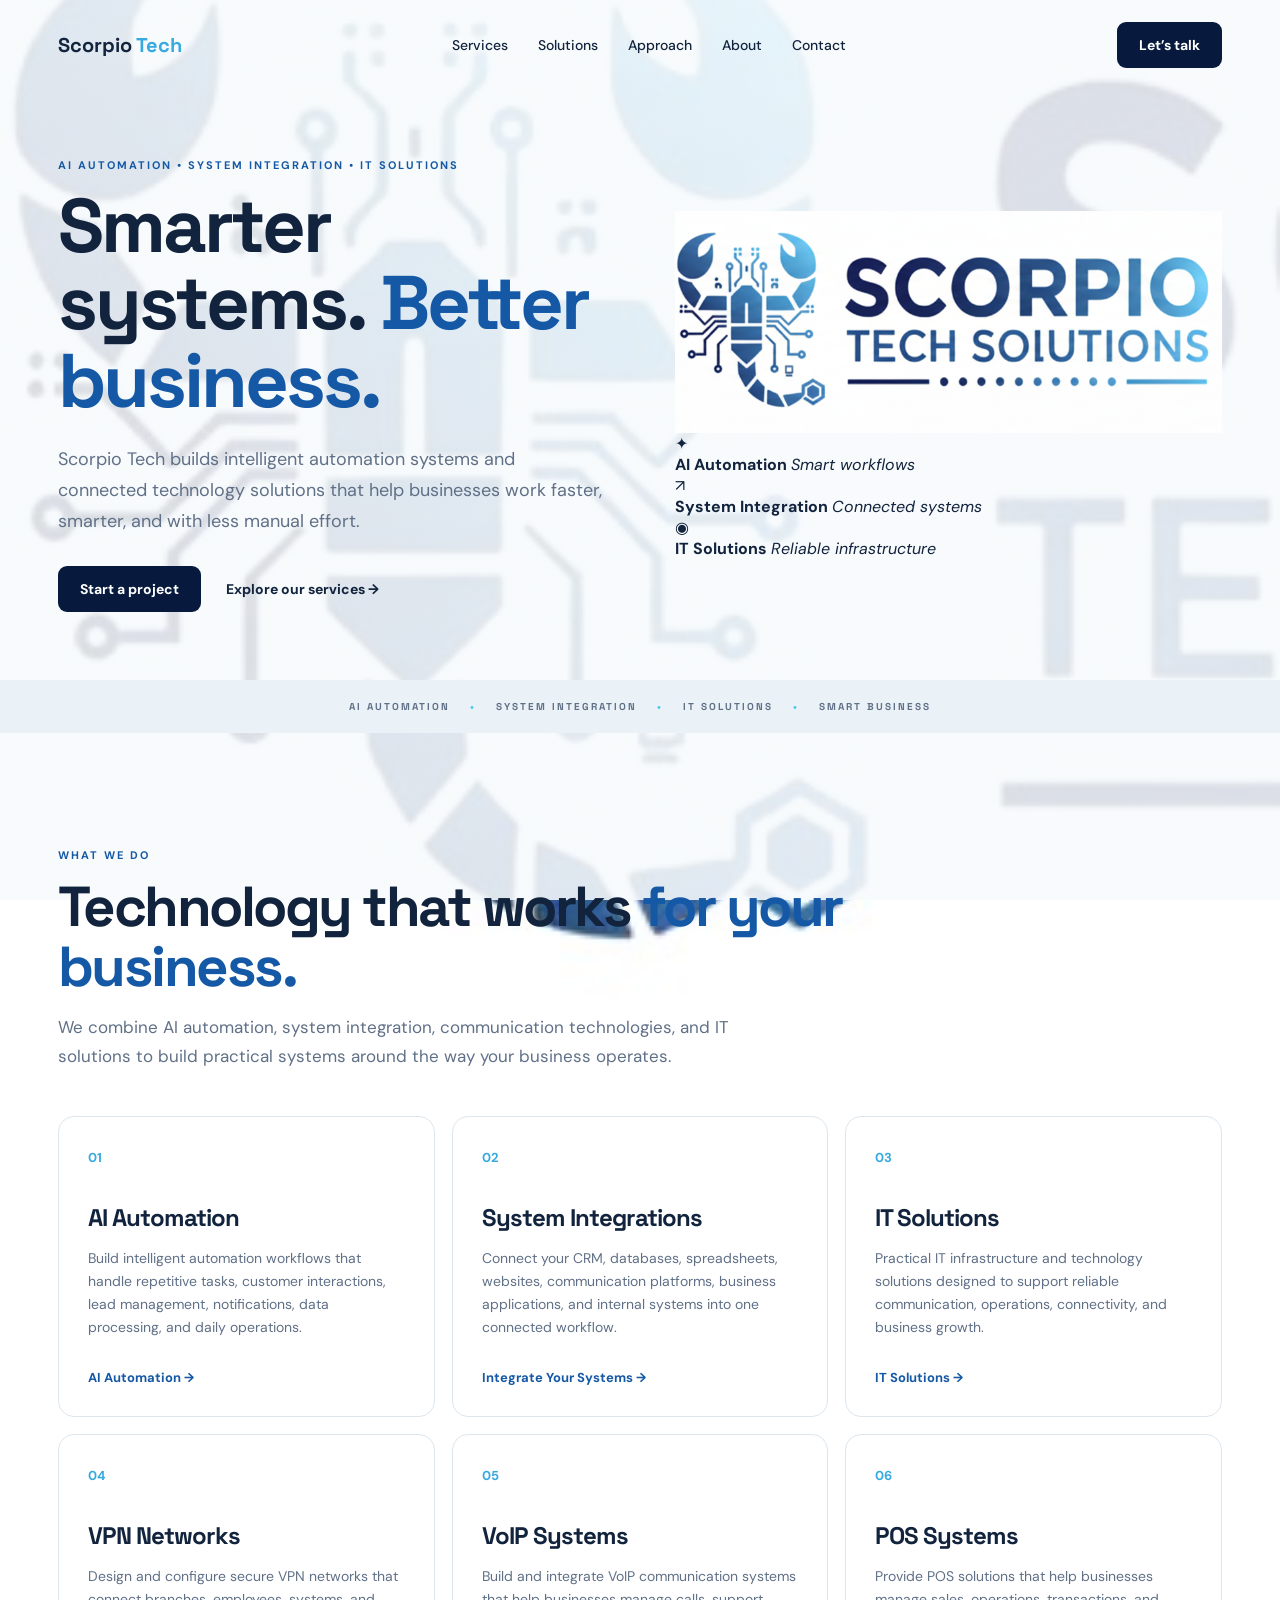
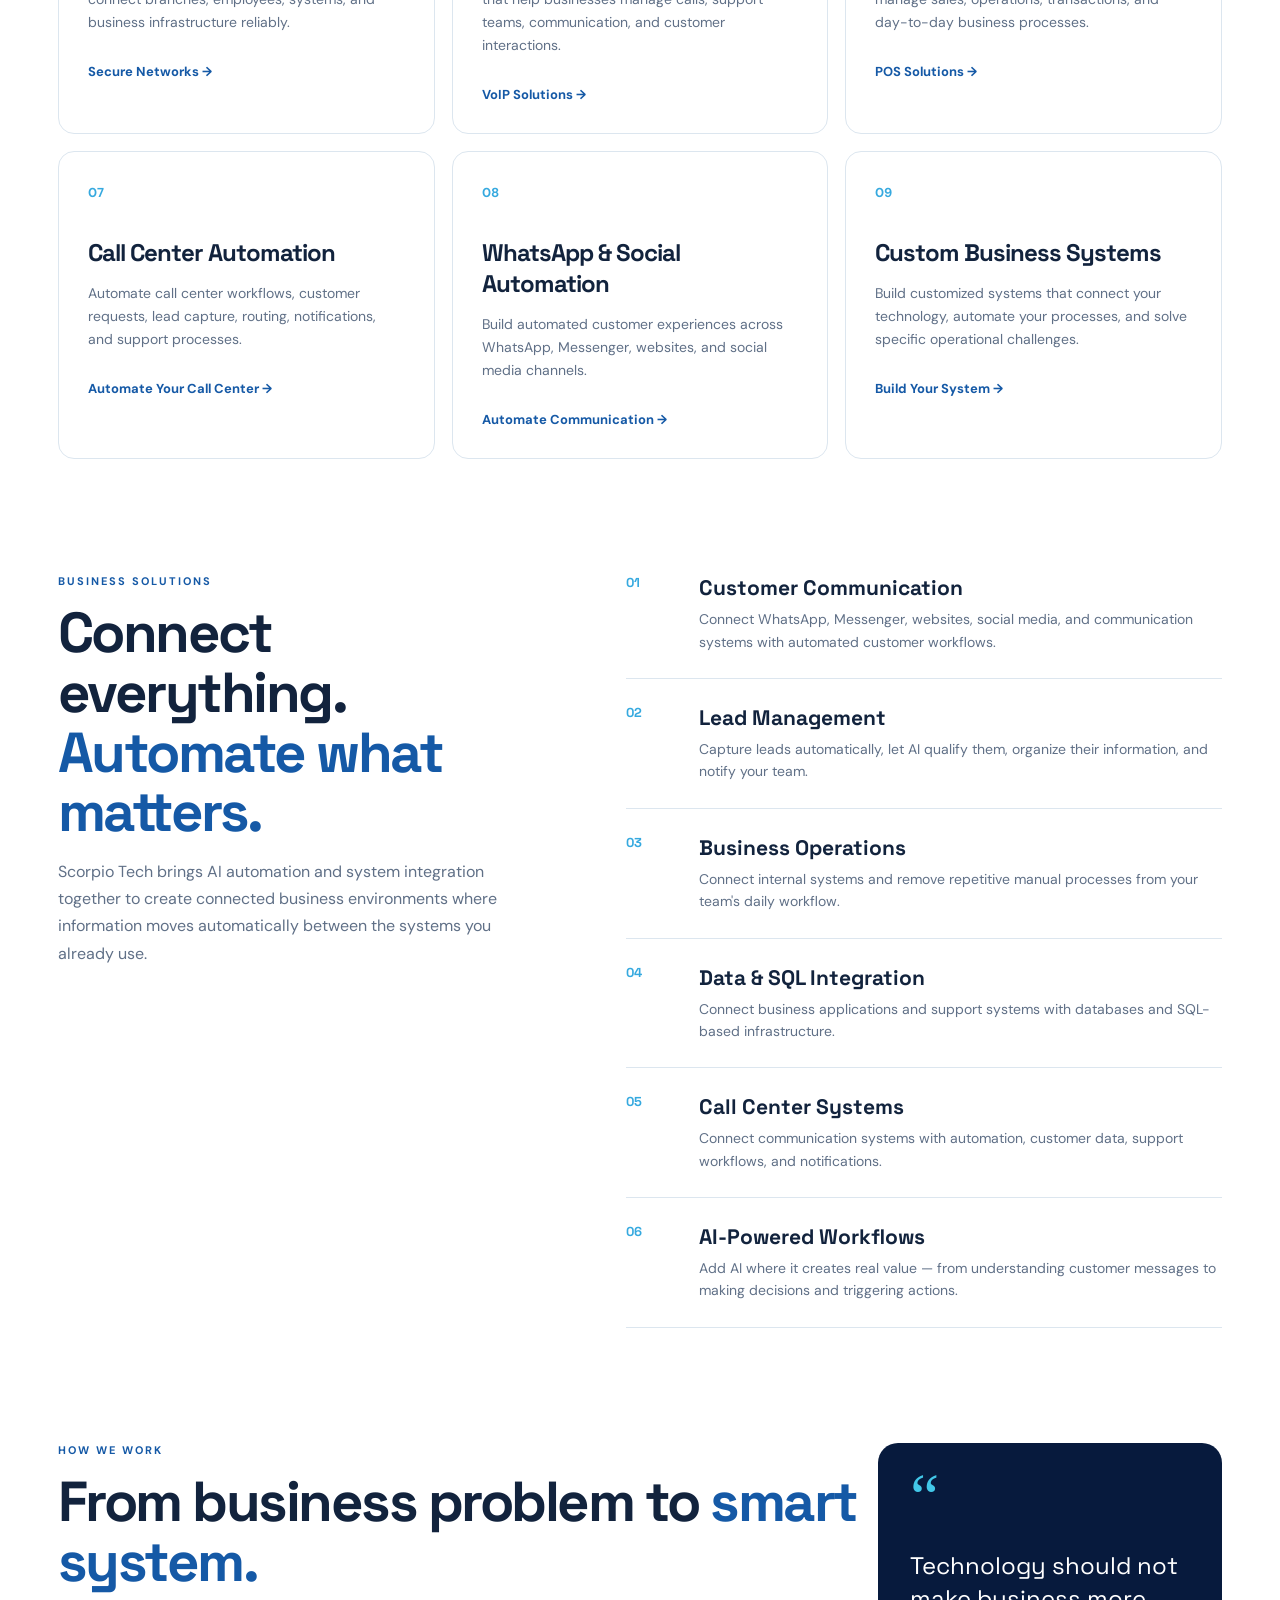
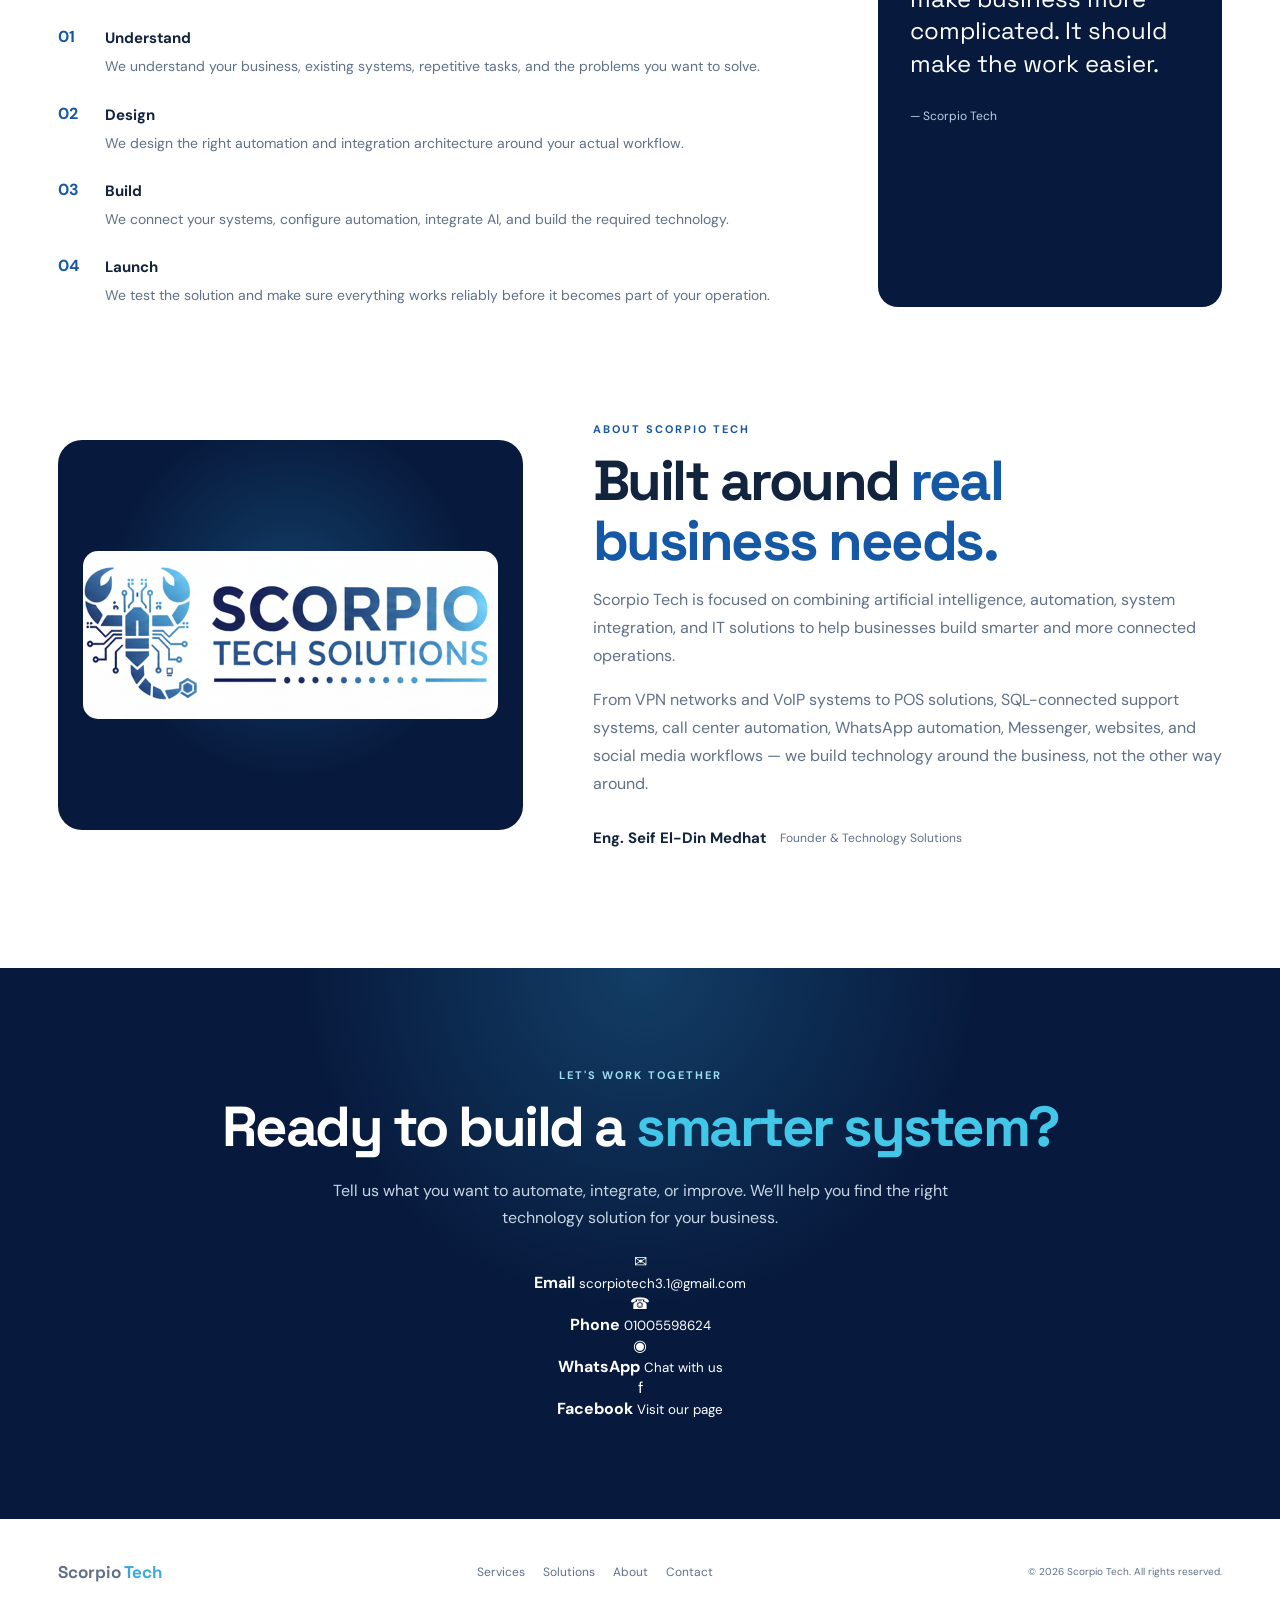
<file: index.html>
<!doctype html>
<html lang="en">

<head>
  <meta charset="UTF-8">
  <meta name="viewport" content="width=device-width, initial-scale=1.0">

  <meta
    name="description"
    content="Scorpio Tech provides AI automation, system integrations, IT solutions, VPN networks, VoIP systems, POS solutions, and intelligent business automation."
  >

  <meta name="theme-color" content="#071b3a">

  <title>Scorpio Tech | AI Automation & IT Solutions</title>

  <link rel="preconnect" href="https://fonts.googleapis.com">
  <link rel="preconnect" href="https://fonts.gstatic.com" crossorigin>

  <link
    href="https://fonts.googleapis.com/css2?family=DM+Sans:wght@400;500;600;700&family=Space+Grotesk:wght@500;600;700&display=swap"
    rel="stylesheet"
  >

  <link rel="stylesheet" href="styles.css">
</head>


<body class="site-background">


<!-- ================= HEADER ================= -->

<header>

  <a class="brand" href="#top">

    <span>
      Scorpio <i>Tech</i>
    </span>

  </a>


  <nav>

    <a href="#services">Services</a>
    <a href="#solutions">Solutions</a>
    <a href="#approach">Approach</a>
    <a href="#about">About</a>
    <a href="#contact">Contact</a>

  </nav>


  <a class="button" href="#contact">
    Let’s talk
  </a>

</header>


<main id="top">


<!-- ================= HERO ================= -->

<section class="hero">

  <div class="hero-content">

    <p class="eyebrow">
      AI AUTOMATION • SYSTEM INTEGRATION • IT SOLUTIONS
    </p>


    <h1>
      Smarter systems.
      <i>Better business.</i>
    </h1>


    <p class="hero-text">
      Scorpio Tech builds intelligent automation systems and connected
      technology solutions that help businesses work faster, smarter,
      and with less manual effort.
    </p>


    <div class="hero-buttons">

      <a class="button" href="#contact">
        Start a project
      </a>

      <a class="text-link" href="#services">
        Explore our services →
      </a>

    </div>

  </div>


  <!-- HERO VISUAL -->

  <div class="hero-visual">

    <div class="logo-card">

      <img
        src="ScorpioTech.jpg"
        alt="Scorpio Tech"
      >

    </div>


    <div class="tech-card card-one">

      <span>✦</span>

      <div>
        <b>AI Automation</b>
        <em>Smart workflows</em>
      </div>

    </div>


    <div class="tech-card card-two">

      <span>↗</span>

      <div>
        <b>System Integration</b>
        <em>Connected systems</em>
      </div>

    </div>


    <div class="tech-card card-three">

      <span>◉</span>

      <div>
        <b>IT Solutions</b>
        <em>Reliable infrastructure</em>
      </div>

    </div>

  </div>

</section>


<!-- ================= TRUST BAR ================= -->

<section class="bar">

  <span>AI AUTOMATION</span>

  <b>•</b>

  <span>SYSTEM INTEGRATION</span>

  <b>•</b>

  <span>IT SOLUTIONS</span>

  <b>•</b>

  <span>SMART BUSINESS</span>

</section>


<!-- ================= SERVICES ================= -->

<section id="services">

  <p class="eyebrow">
    WHAT WE DO
  </p>


  <h2>
    Technology that works
    <i>for your business.</i>
  </h2>


  <p class="intro">
    We combine AI automation, system integration, communication
    technologies, and IT solutions to build practical systems
    around the way your business operates.
  </p>


  <div class="cards">


    <article>

      <b>01</b>

      <h3>AI Automation</h3>

      <p>
        Build intelligent automation workflows that handle repetitive
        tasks, customer interactions, lead management, notifications,
        data processing, and daily operations.
      </p>

      <span class="card-link">
        AI Automation →
      </span>

    </article>


    <article>

      <b>02</b>

      <h3>System Integrations</h3>

      <p>
        Connect your CRM, databases, spreadsheets, websites,
        communication platforms, business applications, and internal
        systems into one connected workflow.
      </p>

      <span class="card-link">
        Integrate Your Systems →
      </span>

    </article>


    <article>

      <b>03</b>

      <h3>IT Solutions</h3>

      <p>
        Practical IT infrastructure and technology solutions designed
        to support reliable communication, operations, connectivity,
        and business growth.
      </p>

      <span class="card-link">
        IT Solutions →
      </span>

    </article>


    <article>

      <b>04</b>

      <h3>VPN Networks</h3>

      <p>
        Design and configure secure VPN networks that connect branches,
        employees, systems, and business infrastructure reliably.
      </p>

      <span class="card-link">
        Secure Networks →
      </span>

    </article>


    <article>

      <b>05</b>

      <h3>VoIP Systems</h3>

      <p>
        Build and integrate VoIP communication systems that help
        businesses manage calls, support teams, communication,
        and customer interactions.
      </p>

      <span class="card-link">
        VoIP Solutions →
      </span>

    </article>


    <article>

      <b>06</b>

      <h3>POS Systems</h3>

      <p>
        Provide POS solutions that help businesses manage sales,
        operations, transactions, and day-to-day business processes.
      </p>

      <span class="card-link">
        POS Solutions →
      </span>

    </article>


    <article>

      <b>07</b>

      <h3>Call Center Automation</h3>

      <p>
        Automate call center workflows, customer requests,
        lead capture, routing, notifications, and support processes.
      </p>

      <span class="card-link">
        Automate Your Call Center →
      </span>

    </article>


    <article>

      <b>08</b>

      <h3>WhatsApp & Social Automation</h3>

      <p>
        Build automated customer experiences across WhatsApp,
        Messenger, websites, and social media channels.
      </p>

      <span class="card-link">
        Automate Communication →
      </span>

    </article>


    <article>

      <b>09</b>

      <h3>Custom Business Systems</h3>

      <p>
        Build customized systems that connect your technology,
        automate your processes, and solve specific operational
        challenges.
      </p>

      <span class="card-link">
        Build Your System →
      </span>

    </article>


  </div>

</section>


<!-- ================= SOLUTIONS ================= -->

<section class="solutions" id="solutions">

  <div class="solutions-intro">

    <p class="eyebrow">
      BUSINESS SOLUTIONS
    </p>


    <h2>
      Connect everything.
      <i>Automate what matters.</i>
    </h2>


    <p>
      Scorpio Tech brings AI automation and system integration
      together to create connected business environments where
      information moves automatically between the systems you
      already use.
    </p>

  </div>


  <div class="solution-list">


    <article>

      <span>01</span>

      <div>

        <h3>Customer Communication</h3>

        <p>
          Connect WhatsApp, Messenger, websites, social media,
          and communication systems with automated customer workflows.
        </p>

      </div>

    </article>


    <article>

      <span>02</span>

      <div>

        <h3>Lead Management</h3>

        <p>
          Capture leads automatically, let AI qualify them,
          organize their information, and notify your team.
        </p>

      </div>

    </article>


    <article>

      <span>03</span>

      <div>

        <h3>Business Operations</h3>

        <p>
          Connect internal systems and remove repetitive manual
          processes from your team's daily workflow.
        </p>

      </div>

    </article>


    <article>

      <span>04</span>

      <div>

        <h3>Data & SQL Integration</h3>

        <p>
          Connect business applications and support systems
          with databases and SQL-based infrastructure.
        </p>

      </div>

    </article>


    <article>

      <span>05</span>

      <div>

        <h3>Call Center Systems</h3>

        <p>
          Connect communication systems with automation,
          customer data, support workflows, and notifications.
        </p>

      </div>

    </article>


    <article>

      <span>06</span>

      <div>

        <h3>AI-Powered Workflows</h3>

        <p>
          Add AI where it creates real value — from understanding
          customer messages to making decisions and triggering actions.
        </p>

      </div>

    </article>


  </div>

</section>


<!-- ================= APPROACH ================= -->

<section class="approach" id="approach">

  <div>

    <p class="eyebrow">
      HOW WE WORK
    </p>


    <h2>
      From business problem
      to <i>smart system.</i>
    </h2>


    <ol>


      <li>

        <b>01</b>

        <span>

          <strong>Understand</strong>

          We understand your business, existing systems,
          repetitive tasks, and the problems you want to solve.

        </span>

      </li>


      <li>

        <b>02</b>

        <span>

          <strong>Design</strong>

          We design the right automation and integration
          architecture around your actual workflow.

        </span>

      </li>


      <li>

        <b>03</b>

        <span>

          <strong>Build</strong>

          We connect your systems, configure automation,
          integrate AI, and build the required technology.

        </span>

      </li>


      <li>

        <b>04</b>

        <span>

          <strong>Launch</strong>

          We test the solution and make sure everything
          works reliably before it becomes part of your operation.

        </span>

      </li>


    </ol>

  </div>


  <aside>

    <div class="quote-mark">
      “
    </div>

    <p>
      Technology should not make business more complicated.
      It should make the work easier.
    </p>

    <small>
      — Scorpio Tech
    </small>

  </aside>

</section>


<!-- ================= ABOUT ================= -->

<section class="about" id="about">

  <div class="about-image">

    <img
      src="ScorpioTech.jpg"
      alt="Scorpio Tech"
    >

  </div>


  <div class="about-content">

    <p class="eyebrow">
      ABOUT SCORPIO TECH
    </p>


    <h2>
      Built around
      <i>real business needs.</i>
    </h2>


    <p>
      Scorpio Tech is focused on combining artificial intelligence,
      automation, system integration, and IT solutions to help
      businesses build smarter and more connected operations.
    </p>


    <p>
      From VPN networks and VoIP systems to POS solutions,
      SQL-connected support systems, call center automation,
      WhatsApp automation, Messenger, websites, and social media
      workflows — we build technology around the business,
      not the other way around.
    </p>


    <div class="founder">

      <strong>
        Eng. Seif El-Din Medhat
      </strong>

      <span>
        Founder & Technology Solutions
      </span>

    </div>

  </div>

</section>


<!-- ================= CONTACT ================= -->

<section class="contact" id="contact">

  <p class="eyebrow">
    LET'S WORK TOGETHER
  </p>


  <h2>
    Ready to build a
    <i>smarter system?</i>
  </h2>


  <p>
    Tell us what you want to automate, integrate, or improve.
    We’ll help you find the right technology solution for your business.
  </p>


  <div class="contact-grid">


    <a
      class="contact-card"
      href="mailto:scorpiotech3.1@gmail.com"
    >

      <span>✉</span>

      <div>

        <strong>Email</strong>

        <small>
          scorpiotech3.1@gmail.com
        </small>

      </div>

    </a>


    <a
      class="contact-card"
      href="tel:+201005598624"
    >

      <span>☎</span>

      <div>

        <strong>Phone</strong>

        <small>
          01005598624
        </small>

      </div>

    </a>


    <a
      class="contact-card"
      href="https://wa.me/201005598624"
      target="_blank"
      rel="noopener"
    >

      <span>◉</span>

      <div>

        <strong>WhatsApp</strong>

        <small>
          Chat with us
        </small>

      </div>

    </a>


    <a
      class="contact-card"
      href="https://www.facebook.com/profile.php?id=61590772502578"
      target="_blank"
      rel="noopener"
    >

      <span>f</span>

      <div>

        <strong>Facebook</strong>

        <small>
          Visit our page
        </small>

      </div>

    </a>


  </div>

</section>


</main>


<!-- ================= FOOTER ================= -->

<footer>


  <a class="brand" href="#top">

    <span>
      Scorpio <i>Tech</i>
    </span>

  </a>


  <div class="footer-links">

    <a href="#services">
      Services
    </a>

    <a href="#solutions">
      Solutions
    </a>

    <a href="#about">
      About
    </a>

    <a href="#contact">
      Contact
    </a>

  </div>


  <small>
    © 2026 Scorpio Tech. All rights reserved.
  </small>


</footer>


</body>
</html>
</file>
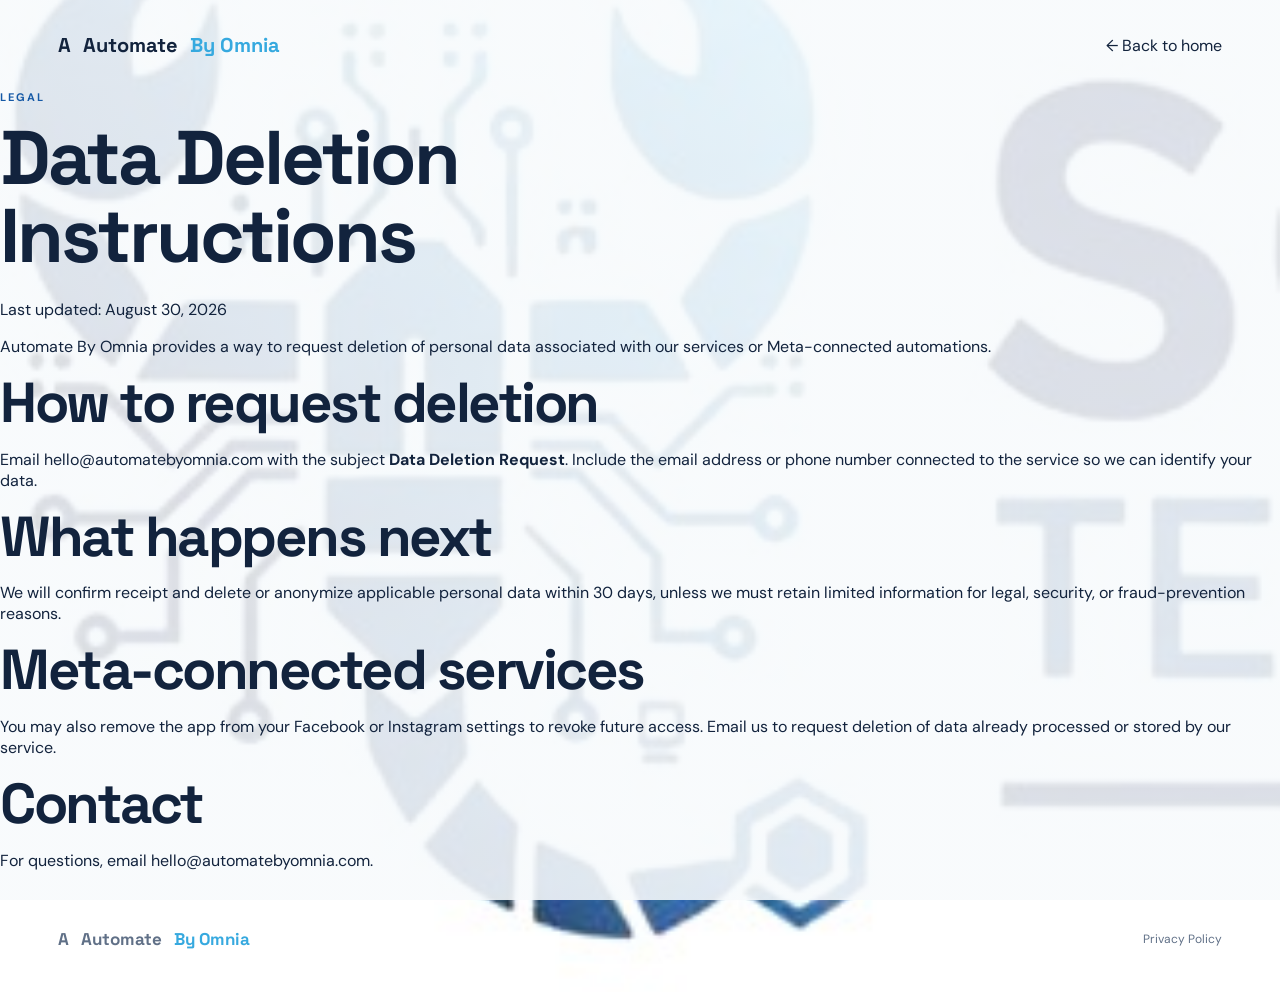
<file: data-deletion.html>
<!doctype html><html lang="en"><head><meta charset="UTF-8"><meta name="viewport" content="width=device-width,initial-scale=1.0"><title>Data Deletion | Automate By Omnia</title><link href="https://fonts.googleapis.com/css2?family=DM+Sans:wght@400;500;600;700&family=Space+Grotesk:wght@500;600;700&display=swap" rel="stylesheet"><link rel="stylesheet" href="styles.css"></head><body><header><a class="brand" href="index.html"><b>A</b>Automate <i>By Omnia</i></a><a href="index.html">← Back to home</a></header><main class="policy"><p class="eyebrow">LEGAL</p><h1>Data Deletion Instructions</h1><p>Last updated: August 30, 2026</p><p>Automate By Omnia provides a way to request deletion of personal data associated with our services or Meta-connected automations.</p><h2>How to request deletion</h2><p>Email <a href="mailto:hello@automatebyomnia.com?subject=Data%20Deletion%20Request">hello@automatebyomnia.com</a> with the subject <strong>Data Deletion Request</strong>. Include the email address or phone number connected to the service so we can identify your data.</p><h2>What happens next</h2><p>We will confirm receipt and delete or anonymize applicable personal data within 30 days, unless we must retain limited information for legal, security, or fraud-prevention reasons.</p><h2>Meta-connected services</h2><p>You may also remove the app from your Facebook or Instagram settings to revoke future access. Email us to request deletion of data already processed or stored by our service.</p><h2>Contact</h2><p>For questions, email <a href="mailto:hello@automatebyomnia.com">hello@automatebyomnia.com</a>.</p></main><footer><a class="brand" href="index.html"><b>A</b>Automate <i>By Omnia</i></a><span><a href="privacy-policy.html">Privacy Policy</a></span></footer></body></html>
</file>
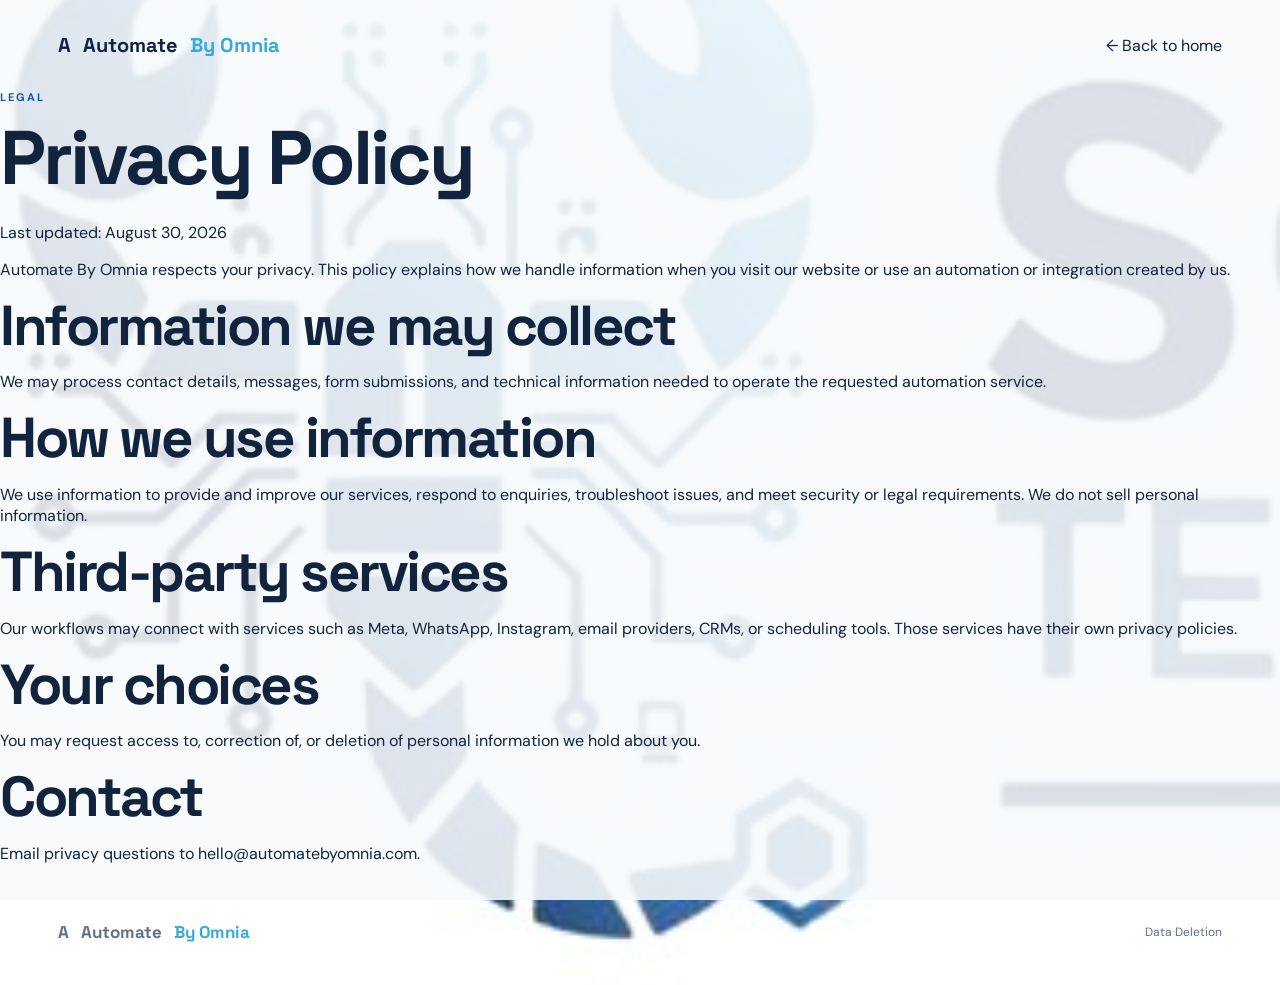
<file: privacy-policy.html>
<!doctype html><html lang="en"><head><meta charset="UTF-8"><meta name="viewport" content="width=device-width,initial-scale=1.0"><title>Privacy Policy | Automate By Omnia</title><link href="https://fonts.googleapis.com/css2?family=DM+Sans:wght@400;500;600;700&family=Space+Grotesk:wght@500;600;700&display=swap" rel="stylesheet"><link rel="stylesheet" href="styles.css"></head><body><header><a class="brand" href="index.html"><b>A</b>Automate <i>By Omnia</i></a><a href="index.html">← Back to home</a></header><main class="policy"><p class="eyebrow">LEGAL</p><h1>Privacy Policy</h1><p>Last updated: August 30, 2026</p><p>Automate By Omnia respects your privacy. This policy explains how we handle information when you visit our website or use an automation or integration created by us.</p><h2>Information we may collect</h2><p>We may process contact details, messages, form submissions, and technical information needed to operate the requested automation service.</p><h2>How we use information</h2><p>We use information to provide and improve our services, respond to enquiries, troubleshoot issues, and meet security or legal requirements. We do not sell personal information.</p><h2>Third-party services</h2><p>Our workflows may connect with services such as Meta, WhatsApp, Instagram, email providers, CRMs, or scheduling tools. Those services have their own privacy policies.</p><h2>Your choices</h2><p>You may request access to, correction of, or deletion of personal information we hold about you.</p><h2>Contact</h2><p>Email privacy questions to <a href="mailto:hello@automatebyomnia.com">hello@automatebyomnia.com</a>.</p></main><footer><a class="brand" href="index.html"><b>A</b>Automate <i>By Omnia</i></a><span><a href="data-deletion.html">Data Deletion</a></span></footer></body></html>
</file>
<file: styles.css>
:root {
  --navy: #071a3d;
  --navy-2: #0b2857;
  --blue: #1559a6;
  --blue-light: #36a9df;
  --cyan: #42c7e8;
  --paper: #f7fafc;
  --white: #ffffff;
  --text: #12233d;
  --muted: #607087;
  --border: #dce6ef;
}


/* ================= RESET ================= */

* {
  box-sizing: border-box;
}

html {
  scroll-behavior: smooth;
}

body {
  margin: 0;

  /*
    BACKGROUND IMAGE
    Make sure background.jpeg is
    in the same folder as index.html
    and styles.css.
  */

  background-image:
    linear-gradient(
      rgba(247, 250, 252, 0.88),
      rgba(247, 250, 252, 0.88)
    ),
    url("./background.jpeg");

  background-size: cover;
  background-position: center center;
  background-repeat: no-repeat;
  background-attachment: fixed;

  color: var(--text);
  font: 16px "DM Sans", sans-serif;
}

a {
  text-decoration: none;
  color: inherit;
}

img {
  max-width: 100%;
  display: block;
}


/* ================= HEADER ================= */

header {
  width: min(1280px, 91%);
  height: 90px;
  margin: auto;

  display: flex;
  align-items: center;
  justify-content: space-between;
}

.brand {
  display: flex;
  align-items: center;
  gap: 12px;

  font: 700 20px "Space Grotesk", sans-serif;
}

.brand img {
  width: 43px;
  height: 43px;

  object-fit: contain;

  border-radius: 9px;
}

.brand i {
  font-style: normal;
  color: var(--blue-light);
}

nav {
  display: flex;
  align-items: center;
  gap: 30px;

  font-size: 14px;
  font-weight: 500;
}

nav a {
  transition: color .2s ease;
}

nav a:hover {
  color: var(--blue-light);
}


/* ================= BUTTON ================= */

.button {
  display: inline-block;

  background: var(--navy);
  color: white;

  padding: 14px 22px;

  border-radius: 9px;

  font-size: 14px;
  font-weight: 700;

  transition:
    transform .2s ease,
    background .2s ease;
}

.button:hover {
  transform: translateY(-2px);
  background: var(--blue);
}


/* ================= HERO ================= */

.hero {
  width: min(1280px, 91%);
  min-height: 590px;

  margin: auto;

  display: grid;
  grid-template-columns: 1fr 1fr;

  align-items: center;

  gap: 70px;
}

.hero-content {
  padding: 40px 0;
}

.eyebrow {
  margin: 0 0 15px;

  font-size: 11px;
  font-weight: 700;

  letter-spacing: 2px;

  color: var(--blue);
}

h1,
h2,
h3 {
  font-family: "Space Grotesk", sans-serif;
}

h1 {
  max-width: 680px;

  margin: 10px 0 25px;

  font-size: clamp(48px, 6vw, 76px);

  line-height: 1.02;

  letter-spacing: -3px;
}

h1 i,
h2 i {
  font-style: normal;
  color: var(--blue);
}

.hero-text {
  max-width: 650px;

  color: var(--muted);

  font-size: 18px;

  line-height: 1.7;
}

.hero-buttons {
  margin-top: 30px;

  display: flex;
  align-items: center;

  gap: 25px;
}

.text-link {
  font-size: 14px;
  font-weight: 700;
}

.text-link:hover {
  color: var(--blue);
}


/* ================= WORKFLOW ================= */

.workflow {
  height: 430px;

  position: relative;

  overflow: hidden;

  border-radius: 28px;

  background:
    radial-gradient(
      circle at 80% 15%,
      rgba(54, 169, 223, .55),
      transparent 27%
    ),

    radial-gradient(
      circle at 8% 100%,
      rgba(66, 199, 232, .5),
      transparent 32%
    ),

    var(--navy);

  padding: 32px;

  color: white;

  box-shadow:
    0 25px 60px rgba(7, 26, 61, .15);
}

.workflow::before {
  content: "";

  position: absolute;

  inset: 0;

  background:
    linear-gradient(
      135deg,
      rgba(255,255,255,.04),
      transparent
    );

  pointer-events: none;
}

.workflow small {
  position: relative;
  z-index: 2;

  font-size: 11px;

  letter-spacing: 1.5px;

  color: #cce8f5;
}

.workflow-card {
  position: absolute;

  z-index: 3;

  width: 190px;

  min-height: 67px;

  display: flex;
  align-items: center;

  gap: 10px;

  padding: 13px 15px;

  background: white;

  color: var(--navy);

  border-radius: 13px;

  box-shadow:
    0 15px 35px rgba(0,0,0,.18);
}

.workflow-card span:last-child {
  display: grid;
  gap: 3px;
}

.workflow-card b {
  font-size: 12px;
}

.workflow-card em {
  font-style: normal;

  font-size: 10px;

  color: var(--muted);
}

.icon {
  color: var(--blue);

  font-size: 18px;
}

.card-one {
  left: 35px;
  top: 125px;
}

.card-two {
  right: 30px;
  top: 92px;
}

.card-three {
  right: 55px;
  bottom: 70px;
}

.connection {
  position: absolute;

  height: 1px;

  border-top: 1px dashed rgba(255,255,255,.35);
}

.connection-one {
  width: 100px;

  left: 205px;
  top: 158px;

  transform: rotate(-18deg);
}

.connection-two {
  width: 120px;

  right: 170px;
  bottom: 130px;

  transform: rotate(20deg);
}


/* ================= TRUST BAR ================= */

.bar {
  width: 100%;

  padding: 20px 15px;

  display: flex;
  justify-content: center;
  align-items: center;

  gap: 20px;

  background: #eaf2f7;

  color: var(--muted);

  font:
    700 10px "Space Grotesk",
    sans-serif;

  letter-spacing: 2px;

  text-align: center;
}

.bar b {
  color: var(--cyan);
}


/* ================= SECTIONS ================= */

section:not(.hero):not(.bar):not(.contact) {
  width: min(1280px, 91%);

  margin: 115px auto 0;
}

h2 {
  max-width: 850px;

  margin: 10px 0 15px;

  font-size: clamp(36px, 4.4vw, 57px);

  line-height: 1.06;

  letter-spacing: -2.5px;
}

.intro {
  max-width: 700px;

  color: var(--muted);

  line-height: 1.7;

  font-size: 17px;
}


/* ================= SERVICE CARDS ================= */

.cards {
  margin-top: 45px;

  display: grid;

  grid-template-columns:
    repeat(3, 1fr);

  gap: 17px;
}

.cards article {
  min-height: 285px;

  padding: 29px;

  background: var(--white);

  border: 1px solid var(--border);

  border-radius: 16px;

  transition:
    transform .2s ease,
    box-shadow .2s ease;
}

.cards article:hover {
  transform: translateY(-5px);

  box-shadow:
    0 15px 35px rgba(7, 26, 61, .08);
}

.cards article.featured {
  background: var(--navy);

  color: white;

  border-color: var(--navy);
}

.cards article > b {
  color: var(--blue-light);

  font-size: 13px;
}

.cards h3 {
  margin: 35px 0 13px;

  font-size: 24px;

  letter-spacing: -1px;
}

.cards p {
  color: var(--muted);

  font-size: 14px;

  line-height: 1.65;
}

.cards article.featured p {
  color: #c8d7e6;
}

.card-link {
  display: inline-block;

  margin-top: 15px;

  color: var(--blue);

  font-size: 13px;

  font-weight: 700;
}

.featured .card-link {
  color: var(--cyan);
}


/* ================= SOLUTIONS ================= */

.solutions {
  display: grid;

  grid-template-columns: .9fr 1.1fr;

  gap: 80px;

  align-items: start;
}

.solutions-intro > p:last-child {
  color: var(--muted);

  line-height: 1.7;
}

.solution-list {
  display: grid;

  gap: 0;
}

.solution-list article {
  display: grid;

  grid-template-columns: 55px 1fr;

  gap: 18px;

  padding: 25px 0;

  border-bottom: 1px solid var(--border);
}

.solution-list article:first-child {
  padding-top: 0;
}

.solution-list > article > span {
  color: var(--blue-light);

  font:
    700 13px "Space Grotesk";
}

.solution-list h3 {
  margin: 0 0 7px;

  font-size: 21px;
}

.solution-list p {
  margin: 0;

  color: var(--muted);

  font-size: 14px;

  line-height: 1.6;
}


/* ================= ABOUT ================= */

.about {
  display: grid;

  grid-template-columns: .85fr 1.15fr;

  gap: 70px;

  align-items: center;
}

.about-image {
  min-height: 390px;

  display: grid;
  place-items: center;

  padding: 25px;

  background:
    radial-gradient(
      circle at 50% 40%,
      rgba(54,169,223,.25),
      transparent 55%
    ),

    var(--navy);

  border-radius: 24px;
}

.about-image img {
  width: 100%;

  max-width: 470px;

  object-fit: contain;

  border-radius: 15px;
}

.about-content > p:not(.eyebrow) {
  color: var(--muted);

  line-height: 1.75;

  font-size: 16px;
}

.founder {
  display: flex;

  align-items: center;

  gap: 14px;

  margin-top: 30px;
}

.founder-badge {
  width: 48px;
  height: 48px;

  display: grid;
  place-items: center;

  border-radius: 50%;

  background: var(--navy);

  color: white;

  font:
    700 14px "Space Grotesk";
}

.founder div:last-child {
  display: grid;

  gap: 4px;
}

.founder strong {
  font-size: 15px;
}

.founder span {
  color: var(--muted);

  font-size: 12px;
}


/* ================= APPROACH ================= */

.approach {
  display: grid;

  grid-template-columns: 1.4fr .6fr;

  gap: 18px;
}

.approach-main {
  padding: 45px;

  background: #e8f1f7;

  border-radius: 20px;
}

.approach ol {
  padding: 0;

  margin: 35px 0 0;

  list-style: none;
}

.approach li {
  display: flex;

  gap: 17px;

  margin-top: 25px;
}

.approach li > b {
  color: var(--blue);

  min-width: 30px;
}

.approach li span {
  display: grid;

  gap: 5px;

  color: var(--muted);

  font-size: 14px;

  line-height: 1.6;
}

.approach li strong {
  color: var(--text);

  font-size: 15px;
}

.approach aside {
  min-height: 100%;

  padding: 32px;

  background: var(--navy);

  border-radius: 20px;

  color: white;
}

.quote-mark {
  font: 65px Georgia;

  color: var(--cyan);

  line-height: .7;
}

.approach aside p {
  margin-top: 30px;

  font:
    24px "Space Grotesk";

  line-height: 1.35;
}

.approach aside small {
  color: #bcd0e0;

  font-size: 12px;
}


/* ================= WHY ================= */

.why-grid {
  margin-top: 40px;

  display: grid;

  grid-template-columns:
    repeat(4, 1fr);

  gap: 16px;
}

.why-grid article {
  padding: 25px;

  background: white;

  border: 1px solid var(--border);

  border-radius: 15px;
}

.why-grid strong {
  color: var(--blue-light);

  font-size: 13px;
}

.why-grid h3 {
  margin: 30px 0 8px;

  font-size: 21px;
}

.why-grid p {
  margin: 0;

  color: var(--muted);

  font-size: 14px;

  line-height: 1.6;
}


/* ================= CONTACT ================= */

.contact {
  width: 100%;

  margin-top: 120px !important;

  padding: 100px 20px;

  text-align: center;

  background:
    radial-gradient(
      circle at 50% 0%,
      rgba(54,169,223,.25),
      transparent 40%
    ),

    var(--navy);

  color: white;
}

.contact h2 {
  margin-left: auto;
  margin-right: auto;

  max-width: 900px;
}

.contact h2 i {
  color: var(--cyan);
}

.contact .eyebrow {
  color: #9edcf2;
}

.contact > p:not(.eyebrow) {
  max-width: 650px;

  margin: 20px auto;

  color: #c7d6e4;

  line-height: 1.7;
}

.contact-actions {
  margin-top: 30px;

  display: flex;

  justify-content: center;

  gap: 12px;
}

.white {
  background: white;

  color: var(--navy);
}

.white:hover {
  background: #eef8fc;
}

.whatsapp {
  background: #20b978;
}

.whatsapp:hover {
  background: #159b63;
}

.contact-info {
  margin-top: 30px;

  display: flex;

  justify-content: center;

  flex-wrap: wrap;

  gap: 25px;

  font-size: 13px;

  color: #c7d6e4;
}

.contact-info a:hover {
  color: var(--cyan);
}


/* ================= FOOTER ================= */

footer {
  width: min(1280px, 91%);

  min-height: 105px;

  margin: auto;

  display: flex;

  align-items: center;

  justify-content: space-between;

  gap: 25px;

  font-size: 12px;

  color: var(--muted);
}

footer .brand {
  font-size: 17px;
}

footer .brand img {
  width: 36px;
  height: 36px;
}

.footer-links {
  display: flex;

  gap: 18px;
}

.footer-links a:hover {
  color: var(--blue);
}


/* ================= RESPONSIVE ================= */

@media (max-width: 950px) {

  nav {
    gap: 16px;
  }

  .hero {
    grid-template-columns: 1fr;

    gap: 30px;

    padding-top: 45px;
  }

  .workflow {
    max-width: 700px;

    width: 100%;

    margin: auto;
  }

  .cards {
    grid-template-columns:
      repeat(2, 1fr);
  }

  .solutions,
  .about {
    grid-template-columns: 1fr;

    gap: 40px;
  }

  .why-grid {
    grid-template-columns:
      repeat(2, 1fr);
  }

  .approach {
    grid-template-columns: 1fr;
  }

}


/* ================= MOBILE ================= */

@media (max-width: 700px) {

  /*
    Mobile background
  */

  body {
    background-image:
      linear-gradient(
        rgba(247, 250, 252, 0.90),
        rgba(247, 250, 252, 0.90)
      ),
      url("./background.jpeg");

    background-size: cover;
    background-position: center top;
    background-repeat: no-repeat;
    background-attachment: scroll;
  }


  header {
    height: 75px;
  }

  header nav,
  header > .button {
    display: none;
  }

  .brand {
    font-size: 18px;
  }

  .brand img {
    width: 39px;
    height: 39px;
  }

  .hero {
    padding-top: 25px;

    min-height: auto;
  }

  h1 {
    font-size: 48px;

    letter-spacing: -2px;
  }

  .hero-text {
    font-size: 16px;
  }

  .hero-buttons {
    align-items: flex-start;

    flex-direction: column;

    gap: 18px;
  }

  .workflow {
    height: 350px;

    border-radius: 20px;
  }

  .workflow-card {
    width: 165px;
  }

  .card-one {
    left: 20px;
    top: 105px;
  }

  .card-two {
    right: 18px;
    top: 75px;
  }

  .card-three {
    right: 25px;
    bottom: 45px;
  }

  .connection {
    display: none;
  }

  .bar {
    flex-wrap: wrap;

    gap: 9px;

    font-size: 8px;

    letter-spacing: 1px;
  }

  section:not(.hero):not(.bar):not(.contact) {
    margin-top: 80px;
  }

  h2 {
    font-size: 38px;

    letter-spacing: -1.8px;
  }

  .cards {
    grid-template-columns: 1fr;

    gap: 14px;
  }

  .cards article {
    min-height: auto;
  }

  .about-image {
    min-height: 280px;
  }

  .approach-main {
    padding: 30px 24px;
  }

  .approach aside {
    min-height: 300px;
  }

  .why-grid {
    grid-template-columns: 1fr;
  }

  .contact {
    padding: 75px 20px;
  }

  .contact-actions {
    flex-direction: column;

    align-items: stretch;

    max-width: 300px;

    margin-left: auto;

    margin-right: auto;
  }

  .contact-info {
    flex-direction: column;

    gap: 12px;
  }

  footer {
    padding: 30px 0;

    flex-direction: column;

    align-items: flex-start;
  }

  .footer-links {
    flex-wrap: wrap;
  }

}
</file>
